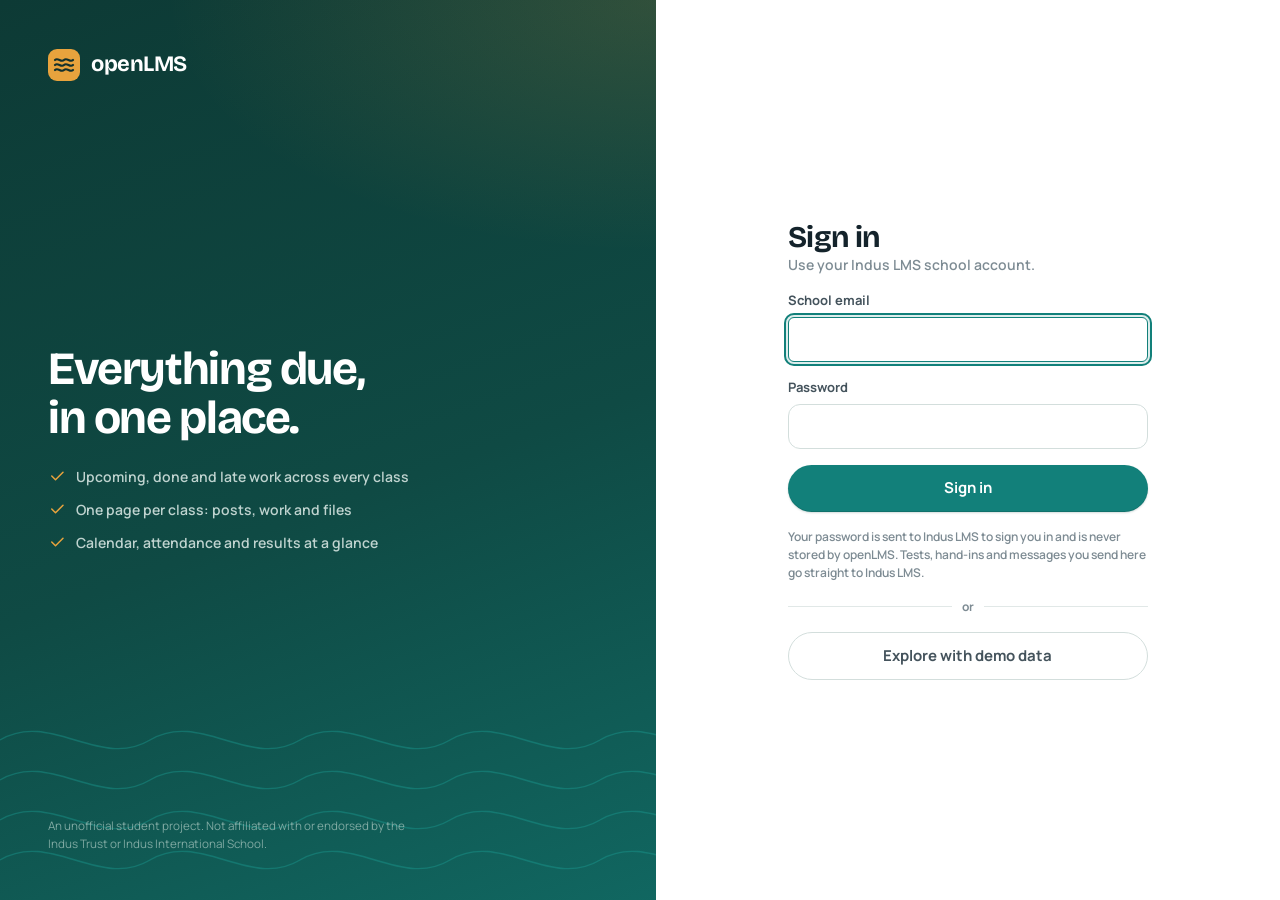
<file: web/login.html>
<!doctype html>
<!-- SPDX-License-Identifier: GPL-3.0-or-later -->
<html lang="en"><head><meta charset="utf-8"><meta name="viewport" content="width=device-width,initial-scale=1">
<title>Sign in · openLMS</title>
<link rel="icon" href="assets/favicon.svg" type="image/svg+xml">
<link rel="stylesheet" href="assets/app.css">
<link rel="preconnect" href="https://fonts.googleapis.com">
<link rel="preconnect" href="https://fonts.gstatic.com" crossorigin>
<link rel="stylesheet" href="https://fonts.googleapis.com/css2?family=Bricolage+Grotesque:opsz,wght@12..96,500;12..96,600;12..96,700;12..96,800&family=Manrope:wght@400;500;600;700;800&display=swap" media="print" onload="this.media='all'">
<style>
  body { min-height: 100vh; display: grid; grid-template-columns: minmax(0, 1.05fr) minmax(0, 1fr); background: var(--surface); }
  .panel { position: relative; overflow: hidden; color: #BFD3CF; padding: 48px; display: flex; flex-direction: column; justify-content: space-between;
    background: radial-gradient(700px 360px at 100% 0%, rgba(232,163,61,.16), transparent 70%), linear-gradient(160deg, #0D3A35 0%, #0F4A44 55%, #12807A 140%); }
  .panel::after { content: ''; position: absolute; left: 0; right: 0; bottom: 0; height: 280px; pointer-events: none;
    background: url("data:image/svg+xml,%3Csvg xmlns='http://www.w3.org/2000/svg' width='600' height='280' viewBox='0 0 600 280'%3E%3Cg fill='none' stroke='%2318A097' stroke-opacity='.4' stroke-width='1.4'%3E%3Cpath d='M0 120c50-30 100 30 150 0s100 30 150 0 100 30 150 0 100 30 150 0'/%3E%3Cpath d='M0 160c50-30 100 30 150 0s100 30 150 0 100 30 150 0 100 30 150 0'/%3E%3Cpath d='M0 200c50-30 100 30 150 0s100 30 150 0 100 30 150 0 100 30 150 0'/%3E%3Cpath d='M0 240c50-30 100 30 150 0s100 30 150 0 100 30 150 0 100 30 150 0'/%3E%3C/g%3E%3C/svg%3E") left bottom / 600px 280px repeat-x; }
  .panel > * { position: relative; z-index: 1; }
  .panel .brand { padding: 0; font-size: 22px; }
  .panel h2 { color: #fff; font-size: clamp(32px, 3.6vw, 48px); font-weight: 700; line-height: 1.05; letter-spacing: -0.03em; max-width: 12ch; }
  .panel ul { padding: 0; list-style: none; margin: 24px 0 0; display: grid; gap: 12px; }
  .panel li { display: flex; gap: 10px; align-items: center; font-weight: 600; }
  .panel li svg { color: var(--accent); flex: none; }
  .panel small { color: #7FA9A2; max-width: 52ch; }
  .form-wrap { display: grid; place-items: center; padding: 32px 20px; }
  form { width: 100%; max-width: 360px; display: flex; flex-direction: column; gap: 16px; }
  form h1 { font-size: 30px; font-weight: 700; letter-spacing: -0.02em; }
  form p { margin: 0; color: var(--muted); font-weight: 600; }
  label { display: flex; flex-direction: column; gap: 6px; font-weight: 700; font-size: 13px; color: var(--ink-2); }
  input { font: inherit; padding: 12px 14px; border: 1px solid var(--line-2); border-radius: 12px; outline: none; background: #fff; color: var(--ink); }
  input:focus { border-color: var(--brand); box-shadow: 0 0 0 4px rgba(18,128,122,.14); }
  form .btn { padding: 12px; font-size: 15px; }
  form .btn[disabled] { opacity: .6; cursor: wait; }
  .error { display: none; background: var(--late-soft); color: #B23434; border-radius: 8px; padding: 10px 12px; font-weight: 600; font-size: 13px; }
  .note { font-size: 12px; color: var(--muted); line-height: 1.5; }
  .or { display: flex; align-items: center; gap: 10px; color: var(--muted); font-size: 12px; font-weight: 700; }
  .or::before, .or::after { content: ''; flex: 1; height: 1px; background: var(--line); }
  .demo { text-align: center; padding: 11px; }
  .loading { display: none; flex-direction: column; align-items: center; gap: 14px; text-align: center; }
  .loading .spin { width: 36px; height: 36px; border-radius: 50%; border: 3px solid var(--brand-soft); border-top-color: var(--brand); animation: spin .8s linear infinite; }
  @keyframes spin { to { transform: rotate(360deg); } }
  body.busy form { display: none; }
  body.busy .loading { display: flex; }
  @media (max-width: 860px) { body { grid-template-columns: 1fr; } .panel { display: none; } }
</style></head>
<body>
<section class="panel">
  <div class="brand" id="brand"></div>
  <div><h2>Everything due, in one place.</h2>
    <ul id="points"></ul></div>
  <small>An unofficial student project. Not affiliated with or endorsed by the Indus Trust or Indus International School.</small>
</section>
<div class="form-wrap">
  <form id="form" autocomplete="on">
    <div><h1>Sign in</h1><p>Use your Indus LMS school account.</p></div>
    <div class="error" id="error" role="alert"></div>
    <label>School email<input type="email" name="email" autocomplete="username" required autofocus></label>
    <label>Password<input type="password" name="password" autocomplete="current-password" required></label>
    <button class="btn" type="submit" id="submit">Sign in</button>
    <p class="note">Your password is sent to Indus LMS to sign you in and is never stored by openLMS.
      Tests, hand-ins and messages you send here go straight to Indus LMS.</p>
    <div class="or"><span>or</span></div>
    <a class="btn ghost demo" href="api/demo">Explore with demo data</a>
  </form>
  <div class="loading" role="status"><span class="spin"></span><b id="hello">Signed in</b><span class="muted" id="loadmsg">Loading your classes and assignments…</span></div>
</div>
<script src="assets/cache.js"></script>
<script src="assets/app.js"></script>
<script>
document.getElementById('brand').innerHTML = `${LOGO}<div>openLMS</div>`;
document.getElementById('points').innerHTML = ['Upcoming, done and late work across every class', 'One page per class: posts, work and files', 'Calendar, attendance and results at a glance']
  .map(t => `<li>${icon('check', 18)}${t}</li>`).join('');
const form = document.getElementById('form'), err = document.getElementById('error'), btn = document.getElementById('submit');
form.onsubmit = async e => {
  e.preventDefault();
  err.style.display = 'none';
  btn.disabled = true; btn.textContent = 'Signing in…';
  try {
    const r = await fetch('api/login', { method: 'POST', headers: { 'Content-Type': 'application/json' },
      body: JSON.stringify({ email: form.email.value, password: form.password.value }) });
    if (r.ok) {
      const { name } = await r.json();
      try { window.__lmsClear && window.__lmsClear(); } catch (e) {}
      document.getElementById('hello').textContent = `Welcome, ${(name || '').split(' ')[0] || 'back'}`;
      document.body.classList.add('busy');
      const msg = document.getElementById('loadmsg');
      const steps = ['Loading your classes…', 'Merging assignments…', 'Checking calendar…', 'Almost there…'];
      let i = 0;
      const timer = setInterval(() => { msg.textContent = steps[i++ % steps.length]; }, 1200);
      try {
        await fetch('data.js', { cache: 'no-store' });
      } catch (e) {}
      clearInterval(timer);
      location.replace('index.html');
      return;
    }
    err.textContent = (await r.json().catch(() => ({}))).detail || 'Sign-in failed.';
  } catch { err.textContent = 'Couldn’t reach the server.'; }
  err.style.display = 'block';
  btn.disabled = false; btn.textContent = 'Sign in';
};
</script>
</body></html>
</file>
<file: web/assets/app.css>
/* SPDX-License-Identifier: GPL-3.0-or-later */
/* Manrope loads via <link> in each page head (faster than @import). */

:root {
  /* Indus river palette */
  --river: #0D3A35;
  --river-2: #124B44;
  --brand: #12807A;
  --brand-ink: #0B5F59;
  --brand-soft: #DDF0EC;
  --accent: #E8A33D;
  --accent-ink: #94600F;
  --accent-soft: #FCEFD8;
  --late: #D2524B;
  --late-ink: #A6352F;
  --late-soft: #FBE5E3;
  --done: #2F8A5B;
  --done-ink: #21704A;
  --done-soft: #E0F2E8;
  --info: #3B6FD8;
  --info-soft: #E5EDFB;
  --ink: #14232B;
  --ink-2: #44535C;
  --muted: #7D8B93;
  --line: #E1E8E7;
  --line-2: #D3DEDC;
  --surface: #FFFFFF;
  --canvas: #EEF3F2;
  --display: 'Bricolage Grotesque', 'Manrope', system-ui, sans-serif;
  --radius: 16px;
  --radius-sm: 10px;
  --shadow: 0 1px 1px rgba(13,58,53,.04), 0 2px 6px rgba(13,58,53,.04);
  --shadow-lift: 0 2px 4px rgba(13,58,53,.05), 0 12px 32px -8px rgba(13,58,53,.16);
  --side: 256px;
}
* { box-sizing: border-box; }
html, body { margin: 0; }
body {
  font-family: 'Manrope', system-ui, sans-serif;
  color: var(--ink);
  background:
    radial-gradient(900px 420px at 100% -10%, rgba(18,128,122,.09), transparent 60%),
    radial-gradient(700px 360px at 10% 110%, rgba(232,163,61,.07), transparent 60%),
    var(--canvas);
  background-attachment: fixed;
  font-size: 14px;
  line-height: 1.5;
  -webkit-font-smoothing: antialiased;
}
a { color: inherit; text-decoration: none; }
button { font: inherit; cursor: pointer; }
h1, h2, h3, h4 { margin: 0; font-family: var(--display); font-weight: 700; letter-spacing: -0.015em; line-height: 1.15; }
:focus-visible { outline: 2px solid var(--brand); outline-offset: 2px; border-radius: 6px; }
.muted { color: var(--muted); }
.card { background: var(--surface); border-radius: var(--radius); box-shadow: var(--shadow); border: 1px solid var(--line); }

.pill { display: inline-flex; align-items: center; gap: 5px; padding: 3px 10px; border-radius: 999px; font-size: 12px; font-weight: 700; white-space: nowrap; }
.pill.red { background: var(--late-soft); color: var(--late-ink); }
.pill.green { background: var(--done-soft); color: var(--done-ink); }
.pill.amber { background: var(--accent-soft); color: var(--accent-ink); }
.pill.cyan { background: var(--brand-soft); color: var(--brand-ink); }
.pill.violet { background: var(--info-soft); color: #2D58B3; }
.pill.grey { background: var(--canvas); color: var(--ink-2); border: 1px solid var(--line); }

.btn { border: 0; border-radius: 999px; padding: 8px 16px; font-weight: 700; background: var(--brand); color: #fff; box-shadow: inset 0 -1px 0 rgba(0,0,0,.12), 0 1px 2px rgba(13,58,53,.18); transition: background .15s, transform .1s; }
.btn:hover { background: var(--brand-ink); }
.btn:active { transform: translateY(1px); }
.btn.ghost { background: var(--surface); color: var(--ink-2); border: 1px solid var(--line-2); box-shadow: none; }
.btn.ghost:hover { border-color: var(--brand); color: var(--brand-ink); background: var(--surface); }
.ext { display: inline-flex; align-items: center; gap: 6px; font-size: 12px; padding: 6px 12px; white-space: nowrap; }
.avatar { width: 34px; height: 34px; border-radius: 50%; display: grid; place-items: center; font-weight: 800; font-size: 12px; color: #fff; background: linear-gradient(140deg, var(--brand), var(--river)); flex: none; }

/* Sidebar */
.side { position: fixed; inset: 0 auto 0 0; width: var(--side); color: #BFD3CF; display: flex; flex-direction: column; padding: 20px 14px 16px; gap: 2px; z-index: 5; overflow-y: auto;
  background: linear-gradient(180deg, var(--river) 0%, #0A2F2B 100%); }
.side::after { content: ''; position: fixed; left: 0; bottom: 0; width: var(--side); height: 180px; pointer-events: none; opacity: .5;
  background: url("data:image/svg+xml,%3Csvg xmlns='http://www.w3.org/2000/svg' width='256' height='180' viewBox='0 0 256 180'%3E%3Cg fill='none' stroke='%2318A097' stroke-opacity='.35' stroke-width='1.2'%3E%3Cpath d='M-10 70c32-22 64 22 96 0s64 22 96 0 64 22 96 0'/%3E%3Cpath d='M-10 100c32-22 64 22 96 0s64 22 96 0 64 22 96 0'/%3E%3Cpath d='M-10 130c32-22 64 22 96 0s64 22 96 0 64 22 96 0'/%3E%3Cpath d='M-10 160c32-22 64 22 96 0s64 22 96 0 64 22 96 0'/%3E%3C/g%3E%3C/svg%3E") bottom / 100% auto no-repeat; }
.side > * { position: relative; z-index: 1; }
.brand { display: flex; align-items: center; gap: 11px; padding: 2px 8px 22px; color: #fff; font-family: var(--display); font-weight: 700; font-size: 19px; letter-spacing: -0.02em; }
.brand small { display: block; font-family: 'Manrope', sans-serif; font-size: 11px; font-weight: 600; color: #84AAA4; letter-spacing: 0; margin-top: 1px; }
.side .nav { display: flex; align-items: center; gap: 11px; padding: 9px 12px; border-radius: 12px; font-weight: 600; color: #BFD3CF; transition: background .15s, color .15s; }
.side .nav svg { width: 18px; height: 18px; flex: none; opacity: .85; }
.side .nav:hover { background: rgba(255,255,255,.06); color: #fff; }
.side .nav.on { background: rgba(255,255,255,.1); color: #fff; box-shadow: inset 3px 0 0 var(--accent); }
.side .nav.on svg { opacity: 1; color: var(--accent); }
.side .nav .count { margin-left: auto; font-size: 11px; font-weight: 800; background: var(--accent); color: #2A1C05; border-radius: 999px; padding: 1px 8px; }
.side h5 { margin: 22px 12px 8px; font-size: 12px; font-weight: 600; color: #6F948E; }
.side .cls { display: flex; align-items: center; gap: 10px; padding: 7px 12px; border-radius: 10px; font-weight: 600; font-size: 13px; transition: background .15s, color .15s; }
.side .cls i { width: 8px; height: 8px; border-radius: 50%; flex: none; box-shadow: 0 0 0 3px rgba(255,255,255,.06); }
.side .cls span { overflow: hidden; text-overflow: ellipsis; white-space: nowrap; }
.side .cls:hover { background: rgba(255,255,255,.06); color: #fff; }
.side .cls.on { background: rgba(255,255,255,.1); color: #fff; }
.side .lmslink { color: #9DBAB5; }
.side .lmslink svg:first-child { opacity: .75; }
.side .lmslink svg:last-child { margin-left: auto; opacity: .45; flex: none; }
.side .signout { margin-top: auto; border: 0; background: none; color: #9DBAB5; font: inherit; font-weight: 600; text-align: left; }
.with-side { margin-left: var(--side); min-height: 100vh; }

/* Top bar */
.topbar { height: 64px; display: flex; align-items: center; padding: 0 32px; gap: 16px; position: sticky; top: 0; z-index: 4;
  background: rgba(238,243,242,.78); backdrop-filter: saturate(1.4) blur(14px); -webkit-backdrop-filter: saturate(1.4) blur(14px); border-bottom: 1px solid rgba(211,222,220,.7); }
.topbar .search { flex: 1; min-width: 0; max-width: 440px; display: flex; align-items: center; gap: 9px; background: var(--surface); border: 1px solid var(--line); border-radius: 999px; padding: 8px 16px; color: var(--muted); transition: border-color .15s, box-shadow .15s; }
.topbar .search:focus-within { border-color: var(--brand); box-shadow: 0 0 0 4px rgba(18,128,122,.12); }
.topbar .search input { border: 0; background: transparent; outline: none; font: inherit; flex: 1; min-width: 0; width: 100%; color: var(--ink); }
.bell { position: relative; color: var(--ink-2); border: 1px solid var(--line); background: var(--surface); width: 40px; height: 40px; border-radius: 50%; display: grid; place-items: center; transition: border-color .15s, color .15s; }
.bell:hover { border-color: var(--brand); color: var(--brand-ink); }
.bell b { position: absolute; top: -4px; right: -6px; min-width: 20px; height: 20px; display: grid; place-items: center; background: var(--late); color: #fff; font-size: 10px; border-radius: 999px; padding: 0 5px; border: 2px solid var(--canvas); }
.menu-btn { display: none; border: 0; background: none; color: var(--ink); }
.agenda-btn { display: inline-flex; align-items: center; gap: 8px; height: 40px; padding: 0 14px 0 12px; border-radius: 999px; border: 0; font-weight: 700; color: #2A1C05;
  background: linear-gradient(180deg, #F2B65A, var(--accent)); box-shadow: inset 0 -1px 0 rgba(0,0,0,.12), 0 4px 12px -4px rgba(232,163,61,.6); transition: transform .1s, box-shadow .15s; }
.agenda-btn:hover { box-shadow: inset 0 -1px 0 rgba(0,0,0,.12), 0 6px 16px -4px rgba(232,163,61,.75); }
.agenda-btn:active { transform: translateY(1px); }
.agenda-btn b { font-family: var(--display); font-size: 12px; background: var(--river); color: #fff; border-radius: 999px; min-width: 22px; height: 22px; display: grid; place-items: center; padding: 0 6px; }

.section-title { font-family: var(--display); font-size: 17px; font-weight: 700; letter-spacing: -0.01em; display: flex; align-items: center; justify-content: space-between; margin-bottom: 14px; }
.section-title a { font-family: 'Manrope', sans-serif; font-size: 13px; color: var(--brand); font-weight: 700; }
.section-title a:hover { color: var(--brand-ink); text-decoration: underline; text-underline-offset: 3px; }

/* Inbox drawer */
.inbox-shade { position: fixed; inset: 0; background: rgba(10,47,43,.32); backdrop-filter: blur(2px); opacity: 0; pointer-events: none; transition: opacity .2s; z-index: 20; }
.inbox { position: fixed; top: 10px; right: 10px; bottom: 10px; width: 420px; max-width: calc(100% - 20px); background: var(--surface); border-radius: 20px; box-shadow: 0 24px 64px -12px rgba(10,47,43,.4); z-index: 21; display: flex; flex-direction: column; overflow: hidden; animation: slide-in .22s cubic-bezier(.2,.8,.2,1); }
.inbox[hidden] { display: none; }
body.inbox-open .inbox-shade, body.agenda-open .inbox-shade { opacity: 1; pointer-events: auto; }
@keyframes slide-in { from { transform: translateX(32px); opacity: 0; } }
.inbox header { display: flex; align-items: center; justify-content: space-between; padding: 22px 22px 14px; }
.inbox header h2 { font-size: 22px; font-weight: 700; }
.inbox .x { width: 34px; height: 34px; border-radius: 50%; border: 1px solid var(--line); background: var(--surface); font-size: 20px; line-height: 1; color: var(--ink-2); }
.inbox .x:hover { border-color: var(--ink-2); }
.inbox-tabs { display: flex; gap: 6px; padding: 0 22px 14px; border-bottom: 1px solid var(--line); overflow-x: auto; scrollbar-width: none; }
.inbox-tabs button { border: 1px solid var(--line); background: var(--surface); border-radius: 999px; padding: 6px 12px; font-weight: 700; font-size: 12px; color: var(--ink-2); white-space: nowrap; display: inline-flex; gap: 6px; align-items: center; }
.inbox-tabs button span { font-size: 11px; color: var(--muted); }
.inbox-tabs button.on { background: var(--river); border-color: var(--river); color: #fff; }
.inbox-tabs button.on span { color: var(--accent); }
.inbox-list { flex: 1; overflow-y: auto; }
.inbox-item { display: flex; gap: 12px; padding: 14px 22px; border-bottom: 1px solid var(--line); position: relative; transition: background .12s; }
.inbox-item:hover { background: #F6F9F8; }
.inbox-item.unread { background: linear-gradient(90deg, rgba(210,82,75,.06), transparent 60%); }
.inbox-item.unread::before { content: ''; position: absolute; left: 9px; top: 26px; width: 6px; height: 6px; border-radius: 50%; background: var(--late); }
.inbox-item > div { min-width: 0; flex: 1; }
.inbox-item b { font-size: 13px; display: flex; gap: 6px; align-items: center; flex-wrap: wrap; }
.inbox-item p { margin: 2px 0 4px; font-size: 12.5px; color: var(--ink-2); display: -webkit-box; -webkit-line-clamp: 2; -webkit-box-orient: vertical; overflow: hidden; overflow-wrap: anywhere; }
.inbox-item small { font-size: 11px; color: var(--muted); font-weight: 700; }
.inbox-ic { width: 34px; height: 34px; border-radius: 50%; display: grid; place-items: center; flex: none; }
.inbox-ic.ann { background: var(--brand-soft); color: var(--brand-ink); }
.inbox-ic.upd { background: var(--accent-soft); color: var(--accent-ink); }
.inbox-empty { padding: 48px 24px; text-align: center; color: var(--muted); font-weight: 600; }
/* Academic Agenda */
.agenda header h2 { font-size: 22px; }
.agenda-sub { margin: 2px 0 0; font-size: 13px; color: var(--muted); font-weight: 600; }
.agenda-progress { height: 4px; margin: 0 22px 14px; background: var(--canvas); border-radius: 999px; overflow: hidden; }
.agenda-progress span { display: block; height: 100%; width: 0; background: linear-gradient(90deg, var(--brand), #3FB8A6); border-radius: 999px; transition: width .3s; }
.agenda-group { margin: 0; padding: 16px 22px 6px; font-size: 13px; font-weight: 700; color: var(--ink-2); }
.agenda-group.late { color: var(--late-ink); }
.agenda-item { display: grid; grid-template-columns: 24px minmax(0, 1fr) auto; gap: 12px; align-items: center; padding: 10px 22px; }
.agenda-item:hover { background: #F6F9F8; }
.agenda-item b { display: block; font-size: 13.5px; font-weight: 700; white-space: nowrap; overflow: hidden; text-overflow: ellipsis; }
.agenda-item small { display: block; margin-top: 2px; font-size: 12px; color: var(--muted); font-weight: 600; }
.agenda-item small span { font-weight: 800; }
.agenda-item.ticked b { color: var(--muted); text-decoration: line-through; text-decoration-color: rgba(125,139,147,.6); }
.agenda-item.ticked .ext { opacity: .55; }
.tick { position: relative; width: 22px; height: 22px; cursor: pointer; }
.tick input { position: absolute; inset: 0; opacity: 0; margin: 0; cursor: pointer; }
.tick span { position: absolute; inset: 0; border-radius: 7px; border: 2px solid var(--line-2); background: #fff; transition: background .15s, border-color .15s; }
.tick input:checked + span { background: var(--brand); border-color: var(--brand); }
.tick input:checked + span::after { content: ''; position: absolute; left: 6px; top: 2px; width: 5px; height: 10px; border: solid #fff; border-width: 0 2px 2px 0; transform: rotate(45deg); }
.tick input:focus-visible + span { outline: 2px solid var(--brand); outline-offset: 2px; }
.agenda-note { margin: 0; font-size: 12px; color: var(--muted); font-weight: 600; }
.inbox footer { display: flex; gap: 8px; padding: 14px 22px; border-top: 1px solid var(--line); flex-wrap: wrap; background: #F8FBFA; }

/* In-app pieces: banner, toasts, dialogs, files, forms, skeletons */
.resbar { position: sticky; top: 0; z-index: 50; display: flex; align-items: center; justify-content: center; gap: 8px; padding: 6px 12px; font-size: 12px; font-weight: 700; background: var(--accent-soft); color: #9A6514; border-bottom: 1px solid var(--line); }
.resbar button { font: inherit; text-decoration: underline; background: none; border: 0; color: inherit; cursor: pointer; }
.toasts { position: fixed; left: 50%; bottom: 20px; transform: translateX(-50%); z-index: 60; display: flex; flex-direction: column; gap: 8px; align-items: center; pointer-events: none; width: min(560px, calc(100% - 24px)); }
.toast { pointer-events: auto; display: flex; align-items: center; gap: 12px; padding: 10px 14px 10px 16px; border-radius: 14px; background: var(--river); color: #fff; font-weight: 600; font-size: 13px; box-shadow: 0 12px 32px -8px rgba(10,47,43,.45); animation: toast-in .2s ease-out; }
.toast.err { background: var(--late-ink); }
.toast button { border: 0; border-radius: 999px; padding: 5px 12px; font-weight: 800; background: var(--accent); color: #2A1C05; }
@keyframes toast-in { from { transform: translateY(8px); opacity: 0; } }
.dlg { border: 0; border-radius: 20px; padding: 0; width: min(460px, calc(100% - 24px)); box-shadow: 0 24px 64px -12px rgba(10,47,43,.45); }
.dlg::backdrop { background: rgba(10,47,43,.4); backdrop-filter: blur(2px); }
.dlg form { padding: 22px; }
.dlg h2 { font-size: 20px; margin-bottom: 8px; }
.dlg-body { color: var(--ink-2); font-size: 14px; }
.dlg-body p { margin: 0 0 8px; }
.dlg-actions { display: flex; justify-content: flex-end; gap: 8px; margin-top: 18px; }
.btn.danger { background: var(--late); }
.btn.danger:hover { background: var(--late-ink); }
.btn:disabled { opacity: .55; cursor: not-allowed; transform: none; }
.filechips { display: flex; flex-wrap: wrap; gap: 8px; margin-top: 10px; }
.filechip { display: inline-flex; align-items: center; gap: 8px; max-width: 100%; padding: 5px 10px 5px 5px; border: 1px solid var(--line); border-radius: 10px; background: var(--surface); font-size: 12.5px; font-weight: 700; color: var(--ink-2); }
.filechip span:last-child { overflow: hidden; text-overflow: ellipsis; white-space: nowrap; }
a.filechip:hover { border-color: var(--brand); color: var(--brand-ink); }
.ftype-sm { flex: none; min-width: 30px; height: 22px; border-radius: 6px; color: #fff; font-size: 9.5px; font-weight: 800; display: grid; place-items: center; padding: 0 4px; }
.skel { display: grid; gap: 10px; padding: 6px 0; }
.skel span { height: 12px; border-radius: 6px; background: linear-gradient(90deg, var(--canvas), #F7FAF9, var(--canvas)); background-size: 200% 100%; animation: shimmer 1.2s linear infinite; }
@keyframes shimmer { to { background-position: -200% 0; } }
.prose { color: var(--ink-2); overflow-wrap: anywhere; }
.prose p { margin: 0 0 8px; }
.prose p:last-child { margin-bottom: 0; }
.prose a { color: var(--brand-ink); text-decoration: underline; text-underline-offset: 2px; }
.prose img { max-width: 100%; height: auto; border-radius: 8px; }
.prose table { border-collapse: collapse; max-width: 100%; display: block; overflow-x: auto; }
.prose td, .prose th { border: 1px solid var(--line); padding: 4px 8px; }
.prose ul, .prose ol { padding-left: 20px; margin: 0 0 8px; }
a.rowlink:hover { text-decoration: underline; text-underline-offset: 3px; }
.field { display: grid; gap: 6px; margin-top: 12px; }
.field > span { font-size: 12px; font-weight: 800; color: var(--ink-2); }
.input, .field textarea, .field input[type=text], .field input[type=password], .field input[type=datetime-local], .field input[type=search] { font: inherit; width: 100%; border: 1px solid var(--line-2); border-radius: 12px; padding: 10px 12px; background: var(--surface); color: var(--ink); }
.field textarea { min-height: 96px; resize: vertical; }
.input:focus, .field textarea:focus, .field input:focus { outline: none; border-color: var(--brand); box-shadow: 0 0 0 4px rgba(18,128,122,.12); }
.drop { display: grid; place-items: center; gap: 4px; padding: 18px; border: 1.5px dashed var(--line-2); border-radius: 14px; text-align: center; color: var(--muted); font-weight: 600; font-size: 13px; cursor: pointer; background: #FAFCFB; }
.drop:hover, .drop.over { border-color: var(--brand); color: var(--brand-ink); background: var(--brand-soft); }
.drop input { display: none; }
.hint { font-size: 12px; color: var(--muted); font-weight: 600; }
.err-text { color: var(--late-ink); font-size: 13px; font-weight: 700; }
.empty-state { padding: 36px 20px; text-align: center; color: var(--muted); font-weight: 600; }
.empty-state b { display: block; font-family: var(--display); font-size: 17px; color: var(--ink); margin-bottom: 4px; }

@media (prefers-reduced-motion: reduce) {
  *, *::before, *::after { animation-duration: .01ms !important; transition-duration: .01ms !important; }
}
@media (max-width: 860px) {
  .side { transform: translateX(-100%); transition: transform .2s; }
  .side::after { display: none; }
  body.menu-open .side { transform: none; box-shadow: 0 0 40px rgba(0,0,0,.3); }
  .with-side { margin-left: 0; }
  .topbar { padding: 0 14px; gap: 10px; }
  .menu-btn { display: block; }
  .inbox { top: 0; right: 0; bottom: 0; max-width: 100%; border-radius: 0; }
  .agenda-btn { padding: 0 10px; }
  .agenda-btn span { display: none; }
}
</file>
